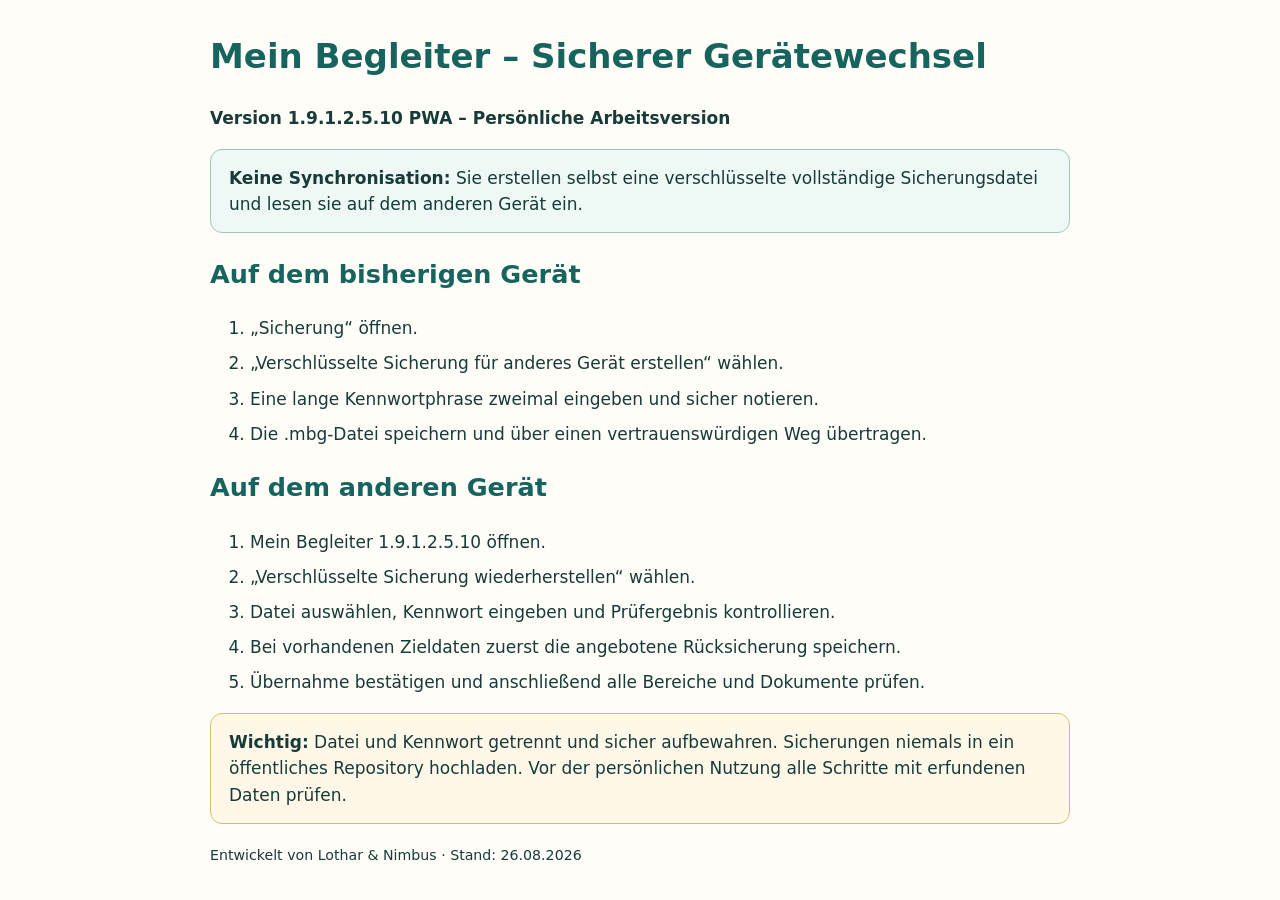
<file: ANLEITUNG_SICHERER_GERAETEWECHSEL.html>
<!doctype html>
<html lang="de"><head><meta charset="utf-8"><meta name="viewport" content="width=device-width,initial-scale=1">
<title>Anleitung – Sicherer Gerätewechsel</title>
<style>body{max-width:860px;margin:30px auto;padding:0 22px;font:17px/1.55 system-ui;color:#173b39;background:#fffdf7}h1,h2{color:#17645e}.box{padding:15px 18px;border:1px solid #9fc8bd;border-radius:12px;background:#eef8f4}.warn{border-color:#ddba76;background:#fff8e8}li{margin:.55rem 0}</style></head>
<body><h1>Mein Begleiter – Sicherer Gerätewechsel</h1><p><strong>Version 1.9.1.2.5.10 PWA – Persönliche Arbeitsversion</strong></p>
<div class="box"><strong>Keine Synchronisation:</strong> Sie erstellen selbst eine verschlüsselte vollständige Sicherungsdatei und lesen sie auf dem anderen Gerät ein.</div>
<h2>Auf dem bisherigen Gerät</h2><ol><li>„Sicherung“ öffnen.</li><li>„Verschlüsselte Sicherung für anderes Gerät erstellen“ wählen.</li><li>Eine lange Kennwortphrase zweimal eingeben und sicher notieren.</li><li>Die .mbg-Datei speichern und über einen vertrauenswürdigen Weg übertragen.</li></ol>
<h2>Auf dem anderen Gerät</h2><ol><li>Mein Begleiter 1.9.1.2.5.10 öffnen.</li><li>„Verschlüsselte Sicherung wiederherstellen“ wählen.</li><li>Datei auswählen, Kennwort eingeben und Prüfergebnis kontrollieren.</li><li>Bei vorhandenen Zieldaten zuerst die angebotene Rücksicherung speichern.</li><li>Übernahme bestätigen und anschließend alle Bereiche und Dokumente prüfen.</li></ol>
<div class="box warn"><strong>Wichtig:</strong> Datei und Kennwort getrennt und sicher aufbewahren. Sicherungen niemals in ein öffentliches Repository hochladen. Vor der persönlichen Nutzung alle Schritte mit erfundenen Daten prüfen.</div>
<p><small>Entwickelt von Lothar &amp; Nimbus · Stand: 26.08.2026</small></p></body></html>
</file>
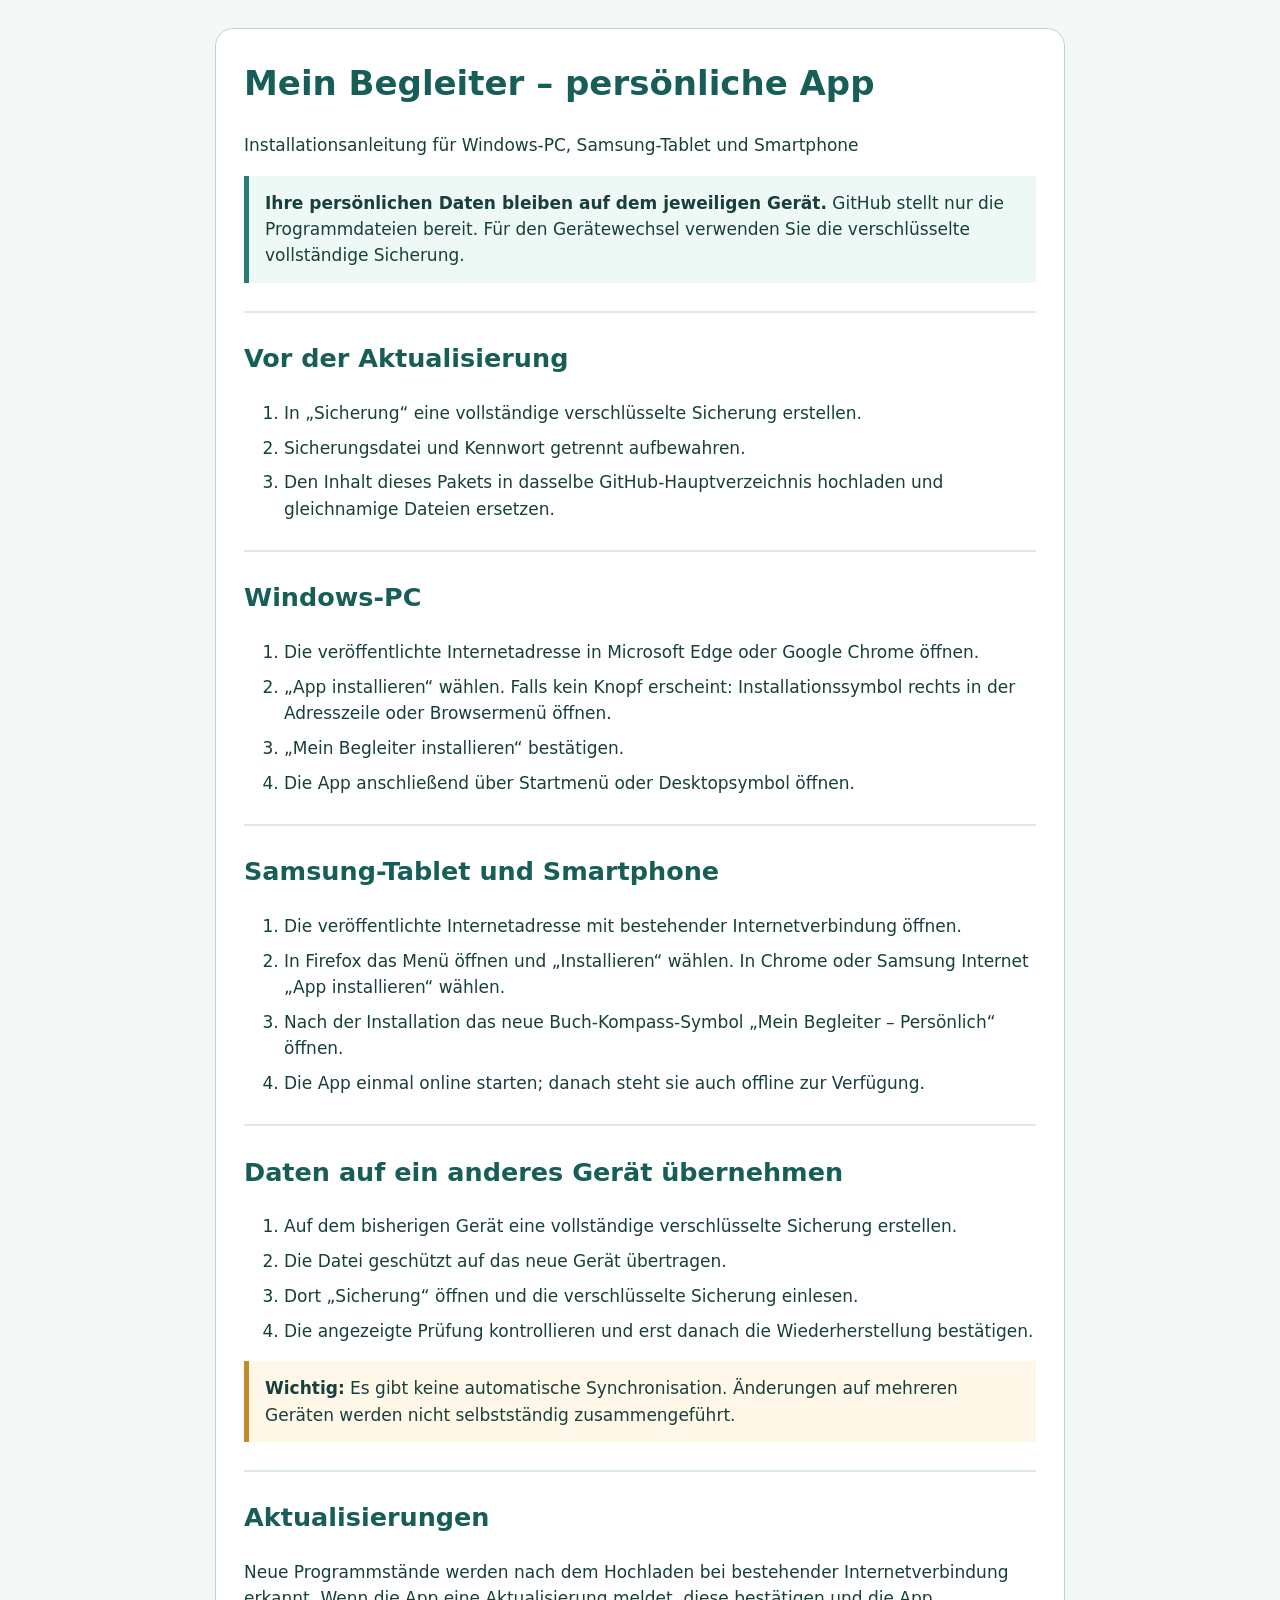
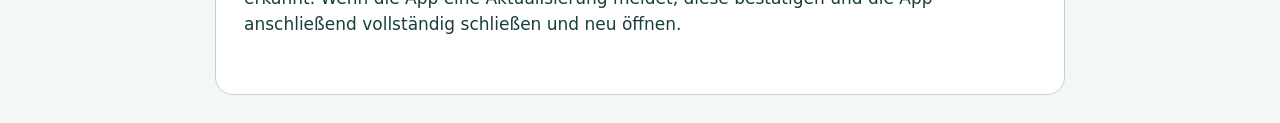
<file: INSTALLATION_PERSOENLICHE_APP.html>
<!doctype html>
<html lang="de">
<head>
  <meta charset="utf-8">
  <meta name="viewport" content="width=device-width,initial-scale=1">
  <title>Mein Begleiter – persönliche App installieren</title>
  <style>
    body{max-width:850px;margin:0 auto;padding:28px;color:#173f3b;background:#f3f8f6;font:17px/1.55 system-ui,sans-serif}main{background:#fff;padding:28px;border:1px solid #bfd5cf;border-radius:18px}h1,h2{color:#175e58}h1{margin-top:0}section{margin:28px 0;padding-top:5px;border-top:2px solid #dcebe7}.hinweis{padding:14px 16px;border-left:5px solid #c18a2b;background:#fff8e9}.sicher{padding:14px 16px;border-left:5px solid #267c73;background:#eef8f5}li{margin:.5em 0}@media(max-width:620px){body{padding:10px;font-size:16px}main{padding:18px;border-radius:12px}}@media print{body{background:#fff;padding:0}main{border:0;padding:0}}
  </style>
</head>
<body><main>
  <h1>Mein Begleiter – persönliche App</h1>
  <p>Installationsanleitung für Windows-PC, Samsung-Tablet und Smartphone</p>
  <p class="sicher"><strong>Ihre persönlichen Daten bleiben auf dem jeweiligen Gerät.</strong> GitHub stellt nur die Programmdateien bereit. Für den Gerätewechsel verwenden Sie die verschlüsselte vollständige Sicherung.</p>
  <section><h2>Vor der Aktualisierung</h2><ol><li>In „Sicherung“ eine vollständige verschlüsselte Sicherung erstellen.</li><li>Sicherungsdatei und Kennwort getrennt aufbewahren.</li><li>Den Inhalt dieses Pakets in dasselbe GitHub-Hauptverzeichnis hochladen und gleichnamige Dateien ersetzen.</li></ol></section>
  <section><h2>Windows-PC</h2><ol><li>Die veröffentlichte Internetadresse in Microsoft Edge oder Google Chrome öffnen.</li><li>„App installieren“ wählen. Falls kein Knopf erscheint: Installationssymbol rechts in der Adresszeile oder Browsermenü öffnen.</li><li>„Mein Begleiter installieren“ bestätigen.</li><li>Die App anschließend über Startmenü oder Desktopsymbol öffnen.</li></ol></section>
  <section><h2>Samsung-Tablet und Smartphone</h2><ol><li>Die veröffentlichte Internetadresse mit bestehender Internetverbindung öffnen.</li><li>In Firefox das Menü öffnen und „Installieren“ wählen. In Chrome oder Samsung Internet „App installieren“ wählen.</li><li>Nach der Installation das neue Buch-Kompass-Symbol „Mein Begleiter – Persönlich“ öffnen.</li><li>Die App einmal online starten; danach steht sie auch offline zur Verfügung.</li></ol></section>
  <section><h2>Daten auf ein anderes Gerät übernehmen</h2><ol><li>Auf dem bisherigen Gerät eine vollständige verschlüsselte Sicherung erstellen.</li><li>Die Datei geschützt auf das neue Gerät übertragen.</li><li>Dort „Sicherung“ öffnen und die verschlüsselte Sicherung einlesen.</li><li>Die angezeigte Prüfung kontrollieren und erst danach die Wiederherstellung bestätigen.</li></ol><p class="hinweis"><strong>Wichtig:</strong> Es gibt keine automatische Synchronisation. Änderungen auf mehreren Geräten werden nicht selbstständig zusammengeführt.</p></section>
  <section><h2>Aktualisierungen</h2><p>Neue Programmstände werden nach dem Hochladen bei bestehender Internetverbindung erkannt. Wenn die App eine Aktualisierung meldet, diese bestätigen und die App anschließend vollständig schließen und neu öffnen.</p></section>
</main></body></html>
</file>
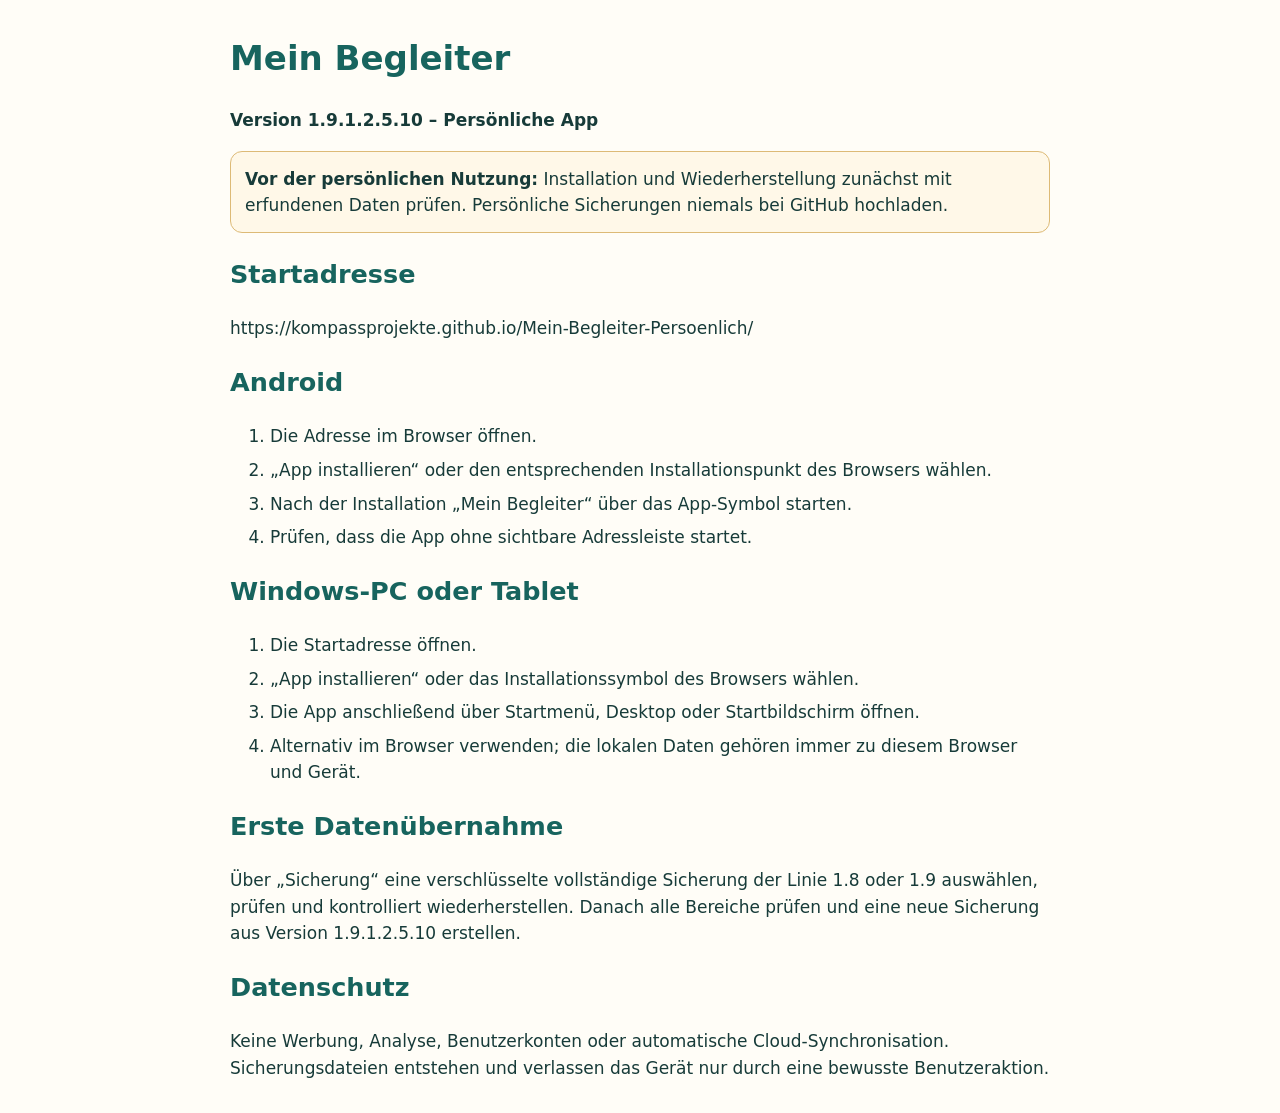
<file: INSTALLATIONSANLEITUNG.html>
<!doctype html>
<html lang="de"><head><meta charset="utf-8"><meta name="viewport" content="width=device-width,initial-scale=1">
<title>Installation – Mein Begleiter 1.9.1.2.5.10</title>
<style>body{max-width:820px;margin:32px auto;padding:0 22px;font:17px/1.55 system-ui;color:#173b39;background:#fffdf7}h1,h2{color:#17645e}.box{padding:14px;border:1px solid #9fc8bd;border-radius:12px;background:#eef8f4}.warn{background:#fff8e8;border-color:#ddba76}li{margin:.45rem 0}</style></head>
<body><h1>Mein Begleiter</h1><p><strong>Version 1.9.1.2.5.10 – Persönliche App</strong></p>
<div class="box warn"><strong>Vor der persönlichen Nutzung:</strong> Installation und Wiederherstellung zunächst mit erfundenen Daten prüfen. Persönliche Sicherungen niemals bei GitHub hochladen.</div>
<h2>Startadresse</h2><p>https://kompassprojekte.github.io/Mein-Begleiter-Persoenlich/</p>
<h2>Android</h2><ol><li>Die Adresse im Browser öffnen.</li><li>„App installieren“ oder den entsprechenden Installationspunkt des Browsers wählen.</li><li>Nach der Installation „Mein Begleiter“ über das App-Symbol starten.</li><li>Prüfen, dass die App ohne sichtbare Adressleiste startet.</li></ol>
<h2>Windows-PC oder Tablet</h2><ol><li>Die Startadresse öffnen.</li><li>„App installieren“ oder das Installationssymbol des Browsers wählen.</li><li>Die App anschließend über Startmenü, Desktop oder Startbildschirm öffnen.</li><li>Alternativ im Browser verwenden; die lokalen Daten gehören immer zu diesem Browser und Gerät.</li></ol>
<h2>Erste Datenübernahme</h2><p>Über „Sicherung“ eine verschlüsselte vollständige Sicherung der Linie 1.8 oder 1.9 auswählen, prüfen und kontrolliert wiederherstellen. Danach alle Bereiche prüfen und eine neue Sicherung aus Version 1.9.1.2.5.10 erstellen.</p>
<h2>Datenschutz</h2><p>Keine Werbung, Analyse, Benutzerkonten oder automatische Cloud-Synchronisation. Sicherungsdateien entstehen und verlassen das Gerät nur durch eine bewusste Benutzeraktion.</p></body></html>
</file>
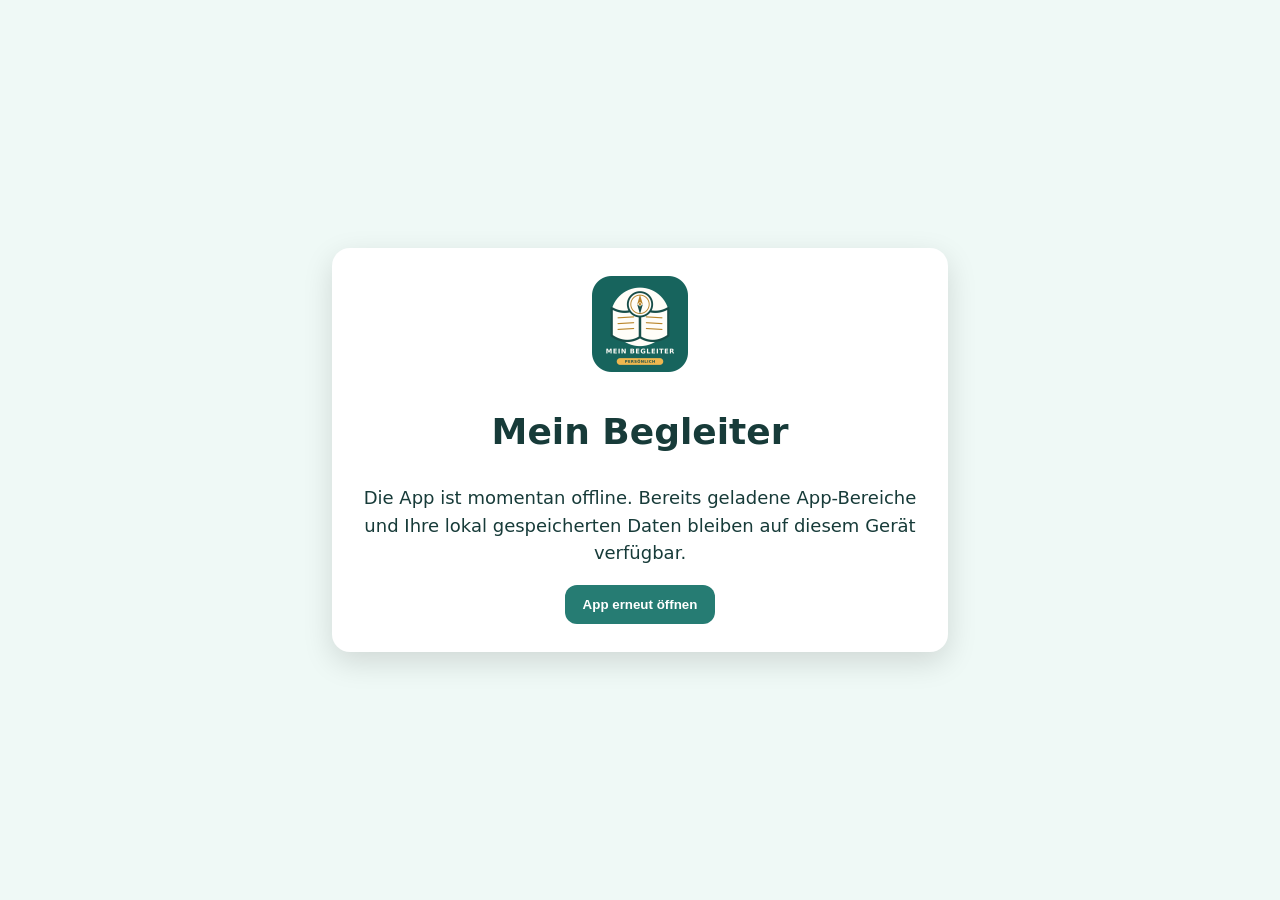
<file: offline.html>
<!doctype html><html lang="de"><head><meta charset="utf-8"><meta name="viewport" content="width=device-width,initial-scale=1"><meta name="theme-color" content="#267c73"><title>Mein Begleiter – Offline</title><style>body{margin:0;background:#eff9f6;color:#173b39;font:18px/1.55 system-ui;display:grid;min-height:100vh;place-items:center}.box{max-width:560px;margin:20px;padding:28px;border-radius:18px;background:#fff;box-shadow:0 10px 30px #0002;text-align:center}button{border:0;border-radius:12px;padding:12px 18px;background:#267c73;color:white;font-weight:800}</style></head><body><main class="box"><img src="./icons/icon-192.png" width="96" height="96" alt=""><h1>Mein Begleiter</h1><p>Die App ist momentan offline. Bereits geladene App-Bereiche und Ihre lokal gespeicherten Daten bleiben auf diesem Gerät verfügbar.</p><button onclick="location.href='./index.html'">App erneut öffnen</button></main></body></html>
</file>
